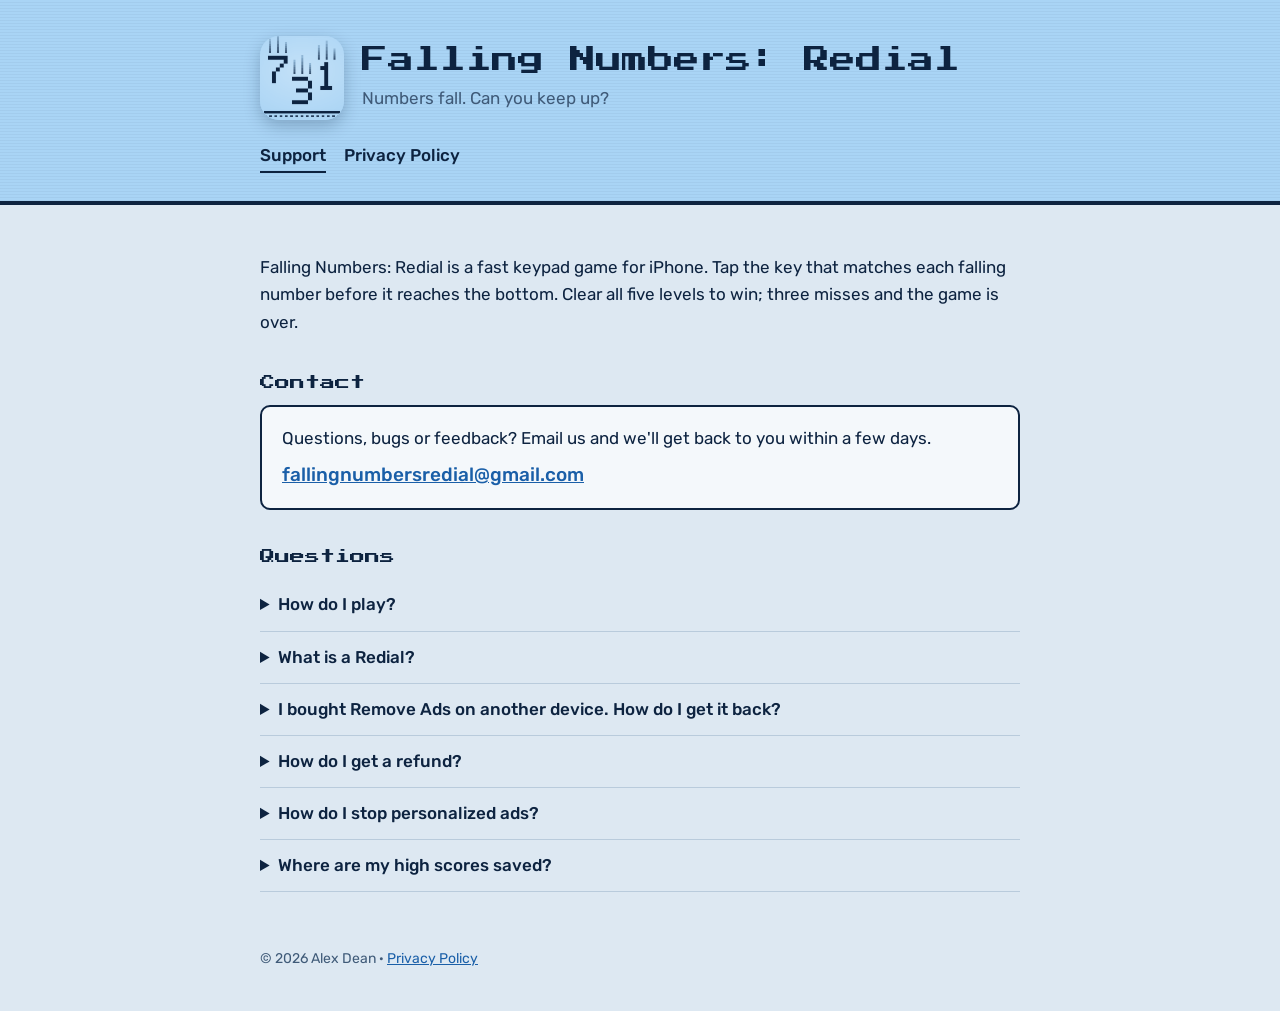
<file: index.html>
<!DOCTYPE html>
<html lang="en">
<head>
<meta charset="utf-8">
<meta name="viewport" content="width=device-width,initial-scale=1">
<title>Falling Numbers: Redial — Support</title>
<meta name="description" content="Support for Falling Numbers: Redial, a fast keypad game for iPhone.">
<link rel="icon" href="icon.png">
<link rel="preconnect" href="https://fonts.googleapis.com">
<link href="https://fonts.googleapis.com/css2?family=Press+Start+2P&family=Rubik:wght@400;500&display=swap" rel="stylesheet">
<link rel="stylesheet" href="style.css">
</head>
<body>
<header>
  <div class="wrap">
    <div class="brand">
      <img src="icon.png" alt="Falling Numbers: Redial app icon">
      <div>
        <h1>Falling Numbers: Redial</h1>
        <p class="tag">Numbers fall. Can you keep up?</p>
      </div>
    </div>
    <nav><a href="index.html" aria-current="page">Support</a><a href="privacy.html">Privacy Policy</a></nav>
  </div>
</header>
<main>
  <div class="wrap">
    <p>Falling Numbers: Redial is a fast keypad game for iPhone. Tap the key that matches each falling number before it reaches the bottom. Clear all five levels to win; three misses and the game is over.</p>

    <h2>Contact</h2>
    <div class="card">
      <p style="margin:0">Questions, bugs or feedback? Email us and we'll get back to you within a few days.</p>
      <p class="contact" style="margin:8px 0 0"><a href="mailto:fallingnumbersredial@gmail.com">fallingnumbersredial@gmail.com</a></p>
    </div>

    <h2>Questions</h2>
    <details>
      <summary>How do I play?</summary>
      <p>Numbers drop from the top of the screen. Press the matching key on the keypad before each one reaches the bottom line. A number reaching the bottom or a wrong key is a miss. Three misses ends the game. Each level drops more numbers, faster.</p>
    </details>
    <details>
      <summary>What is a Redial?</summary>
      <p>After your third miss you can Redial once per game to get one miss back. Press # to watch a short ad, or * for no thanks. If you've bought Remove Ads, the Redial is free.</p>
    </details>
    <details>
      <summary>I bought Remove Ads on another device. How do I get it back?</summary>
      <p>On the start screen, press * to open the shop, then press 0 to Restore. Make sure you're signed in with the same Apple Account you used to buy it.</p>
    </details>
    <details>
      <summary>How do I get a refund?</summary>
      <p>Purchases are handled by Apple. Request a refund at <a href="https://reportaproblem.apple.com">reportaproblem.apple.com</a>.</p>
    </details>
    <details>
      <summary>How do I stop personalized ads?</summary>
      <p>Choose "Ask App Not to Track" when the game asks, or turn it off any time in iPhone Settings &gt; Privacy &amp; Security &gt; Tracking.</p>
    </details>
    <details>
      <summary>Where are my high scores saved?</summary>
      <p>Only on your iPhone. They aren't sent anywhere, and they're removed if you delete the app.</p>
    </details>
  </div>
</main>
<footer><div class="wrap">© 2026 Alex Dean · <a href="privacy.html">Privacy Policy</a></div></footer>
</body>
</html>
</file>
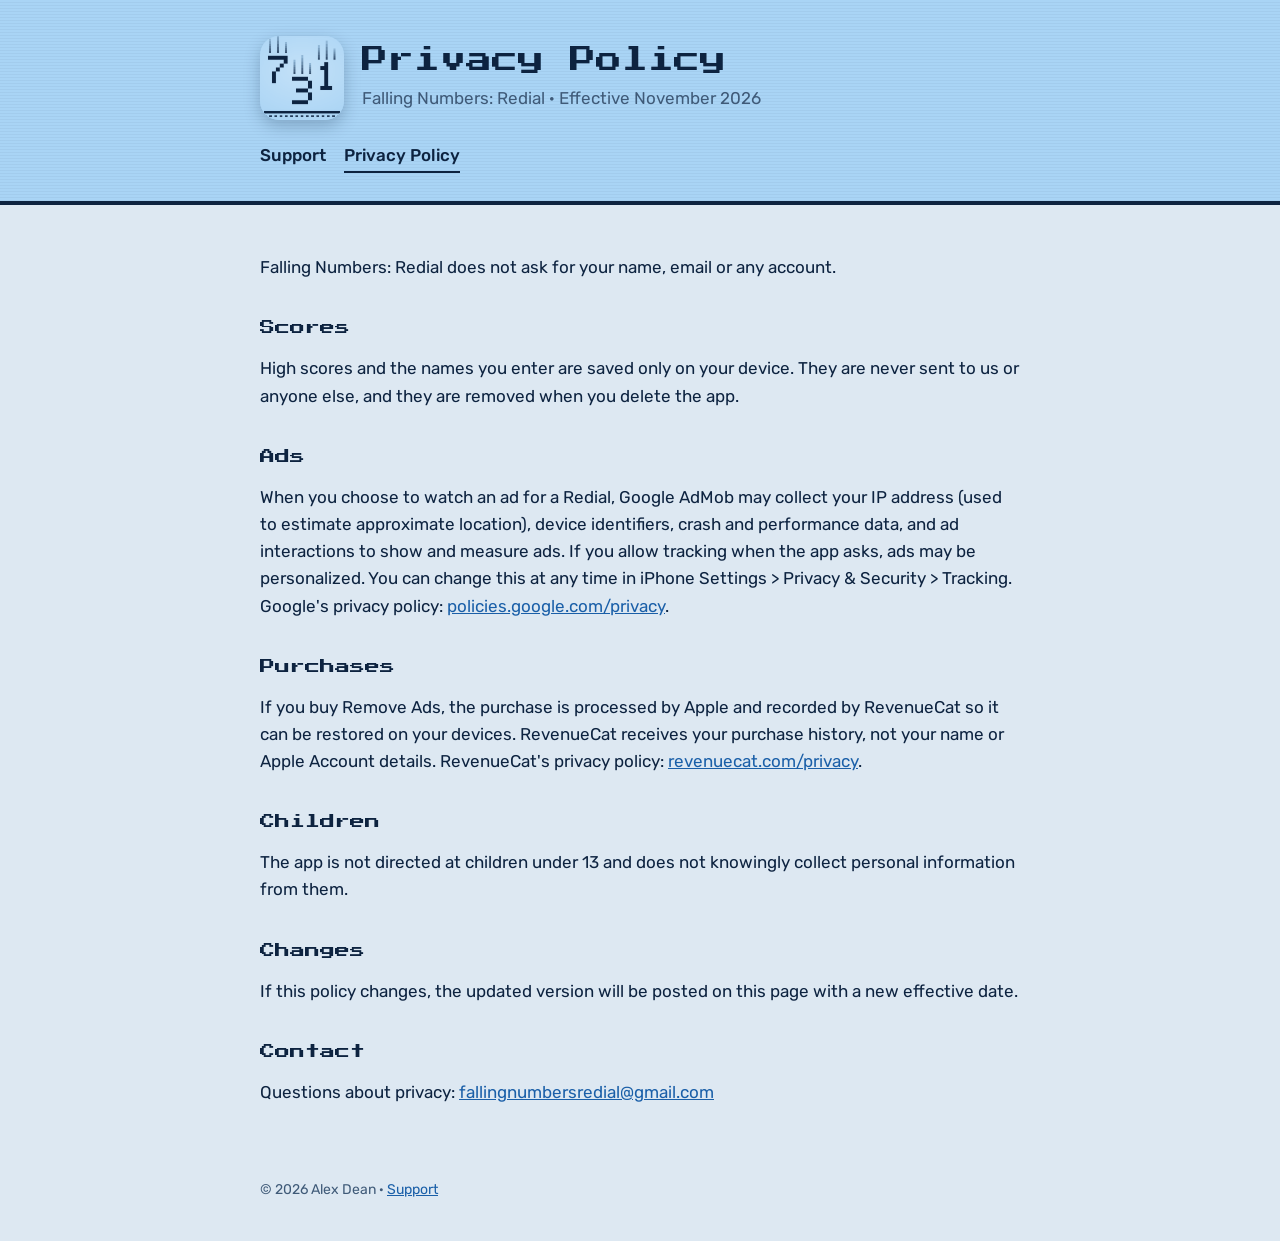
<file: privacy.html>
<!DOCTYPE html>
<html lang="en">
<head>
<meta charset="utf-8">
<meta name="viewport" content="width=device-width,initial-scale=1">
<title>Falling Numbers: Redial — Privacy Policy</title>
<link rel="icon" href="icon.png">
<link rel="preconnect" href="https://fonts.googleapis.com">
<link href="https://fonts.googleapis.com/css2?family=Press+Start+2P&family=Rubik:wght@400;500&display=swap" rel="stylesheet">
<link rel="stylesheet" href="style.css">
</head>
<body>
<header>
  <div class="wrap">
    <div class="brand">
      <img src="icon.png" alt="Falling Numbers: Redial app icon">
      <div>
        <h1>Privacy Policy</h1>
        <p class="tag">Falling Numbers: Redial · Effective November 2026</p>
      </div>
    </div>
    <nav><a href="index.html">Support</a><a href="privacy.html" aria-current="page">Privacy Policy</a></nav>
  </div>
</header>
<main>
  <div class="wrap">
    <p>Falling Numbers: Redial does not ask for your name, email or any account.</p>

    <h2>Scores</h2>
    <p>High scores and the names you enter are saved only on your device. They are never sent to us or anyone else, and they are removed when you delete the app.</p>

    <h2>Ads</h2>
    <p>When you choose to watch an ad for a Redial, Google AdMob may collect your IP address (used to estimate approximate location), device identifiers, crash and performance data, and ad interactions to show and measure ads. If you allow tracking when the app asks, ads may be personalized. You can change this at any time in iPhone Settings &gt; Privacy &amp; Security &gt; Tracking. Google's privacy policy: <a href="https://policies.google.com/privacy">policies.google.com/privacy</a>.</p>

    <h2>Purchases</h2>
    <p>If you buy Remove Ads, the purchase is processed by Apple and recorded by RevenueCat so it can be restored on your devices. RevenueCat receives your purchase history, not your name or Apple Account details. RevenueCat's privacy policy: <a href="https://www.revenuecat.com/privacy">revenuecat.com/privacy</a>.</p>

    <h2>Children</h2>
    <p>The app is not directed at children under 13 and does not knowingly collect personal information from them.</p>

    <h2>Changes</h2>
    <p>If this policy changes, the updated version will be posted on this page with a new effective date.</p>

    <h2>Contact</h2>
    <p>Questions about privacy: <a href="mailto:fallingnumbersredial@gmail.com">fallingnumbersredial@gmail.com</a></p>
  </div>
</main>
<footer><div class="wrap">© 2026 Alex Dean · <a href="index.html">Support</a></div></footer>
</body>
</html>
</file>
<file: style.css>
/* Falling Numbers: Redial — support site. Blue-backlit LCD look from the game. */
:root{--bg:#dde8f2;--lcd:#a9d4f5;--ink:#0d2340;--muted:#3f5a78;--card:#f4f8fb;--line:#0d2340}
*{box-sizing:border-box;min-width:0}
body{margin:0;background:var(--bg);color:var(--ink);font:17px/1.6 Rubik,system-ui,-apple-system,sans-serif}
a{color:#1a5fa8}
a:focus-visible{outline:3px solid #4fb4ff;outline-offset:2px}
header{background:var(--lcd);border-bottom:4px solid var(--line);padding:36px max(5vw,16px) 28px;
  background-image:repeating-linear-gradient(0deg,rgba(0,0,40,.04) 0 1px,transparent 1px 3px)}
.wrap{max-width:760px;margin:0 auto}
.brand{display:flex;align-items:center;gap:18px}
.brand img{width:84px;height:84px;border-radius:19px;box-shadow:0 6px 16px rgba(13,35,64,.25)}
h1{font:400 clamp(18px,4vw,26px)/1.3 "Press Start 2P",monospace;margin:0}
.tag{margin:8px 0 0;color:var(--muted)}
nav{display:flex;gap:18px;flex-wrap:wrap;margin-top:22px;font-weight:500}
nav a{color:var(--ink);text-decoration:none;border-bottom:2px solid transparent;padding-bottom:2px}
nav a[aria-current]{border-color:var(--ink)}
main{padding:32px max(5vw,16px) 56px}
h2{font:400 15px/1.4 "Press Start 2P",monospace;margin:36px 0 12px}
.card{background:var(--card);border:2px solid var(--line);border-radius:10px;padding:18px 20px}
.contact{font-size:19px;font-weight:500}
details{border-bottom:1px solid #b9cbdc;padding:12px 0}
summary{cursor:pointer;font-weight:500}
details p{margin:8px 0 0}
footer{color:var(--muted);font-size:14px;padding:0 max(5vw,16px) 40px}
@media(max-width:600px){.brand img{width:64px;height:64px;border-radius:14px}}
</file>
